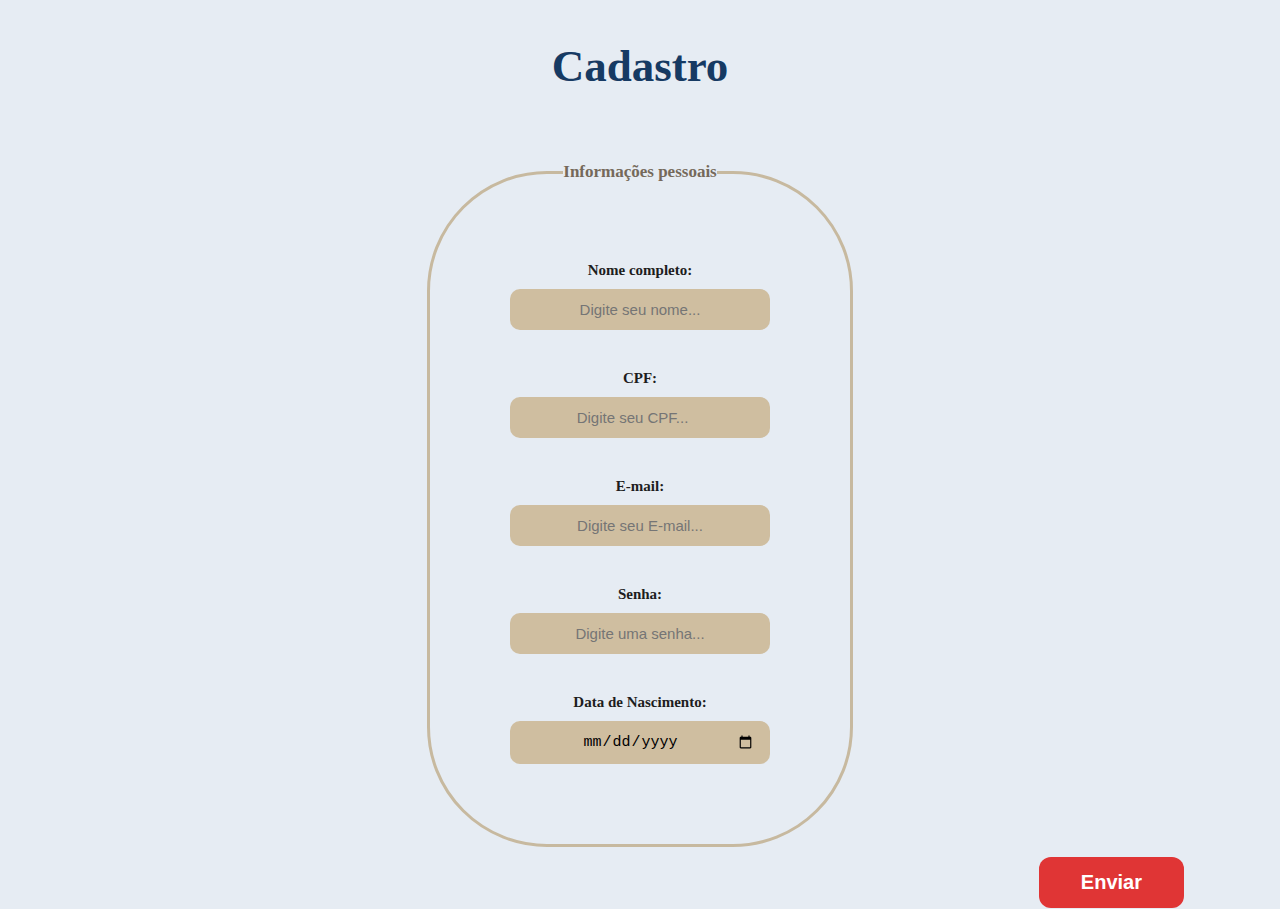
<file: Fran-a-Trabalho/index.html>
<!DOCTYPE html>
<html lang="pt-br">
<head>
    <meta charset="UTF-8">
    <meta name="viewport" content="width=device-width, initial-scale=1.0">
    <title>Cadastro</title>
    <link rel="preconnect" href="https://fonts.googleapis.com">
<link rel="preconnect" href="https://fonts.gstatic.com" crossorigin>
<link href="https://fonts.googleapis.com/css2?family=Playfair+Display:ital,wght@0,400..900;1,400..900&display=swap" rel="stylesheet">
<link rel="stylesheet" href="style.css">

</head>
<body>
    <div id="page">
       
        <h1 class="titulocadastro">Cadastro</h1>
  
    
    
       
           <main class="logincadastro">
            <form >
                <fieldset class="envolta">
                    <legend class="legenda">Informações pessoais</legend>
    
                    <div>
                        <label for="nome">Nome completo:</label>
                        <input type="text" placeholder="Digite seu nome..." id="nome" required minlength="6" maxlength="20">
                    </div>
    
                    <div>
                        <label for="CPF">CPF:</label>
                        <input type="number" placeholder="Digite seu CPF..." id="CPF" required min="10000000000">
                    </div>
    
                    <div>
                        <label for="email">E-mail:</label>
                        <input type="email" placeholder="Digite seu E-mail..." id="email" required>
                    </div>
    
                    <div>
                        <label for="senha">Senha:</label>
                        <input type="password" placeholder="Digite uma senha..." id="senha">
                    </div>
    
                   
    
                    <div>
                        <label for="data">Data de Nascimento:</label>
                        <input type="date" id="data" max="2007-10-22">
                    </div>
                </fieldset>

            </form>
            <nav class="menu">
                <a href="login.html"><button>Enviar</button></a>
            </nav>
           </main>

</body>
</html>
</file>
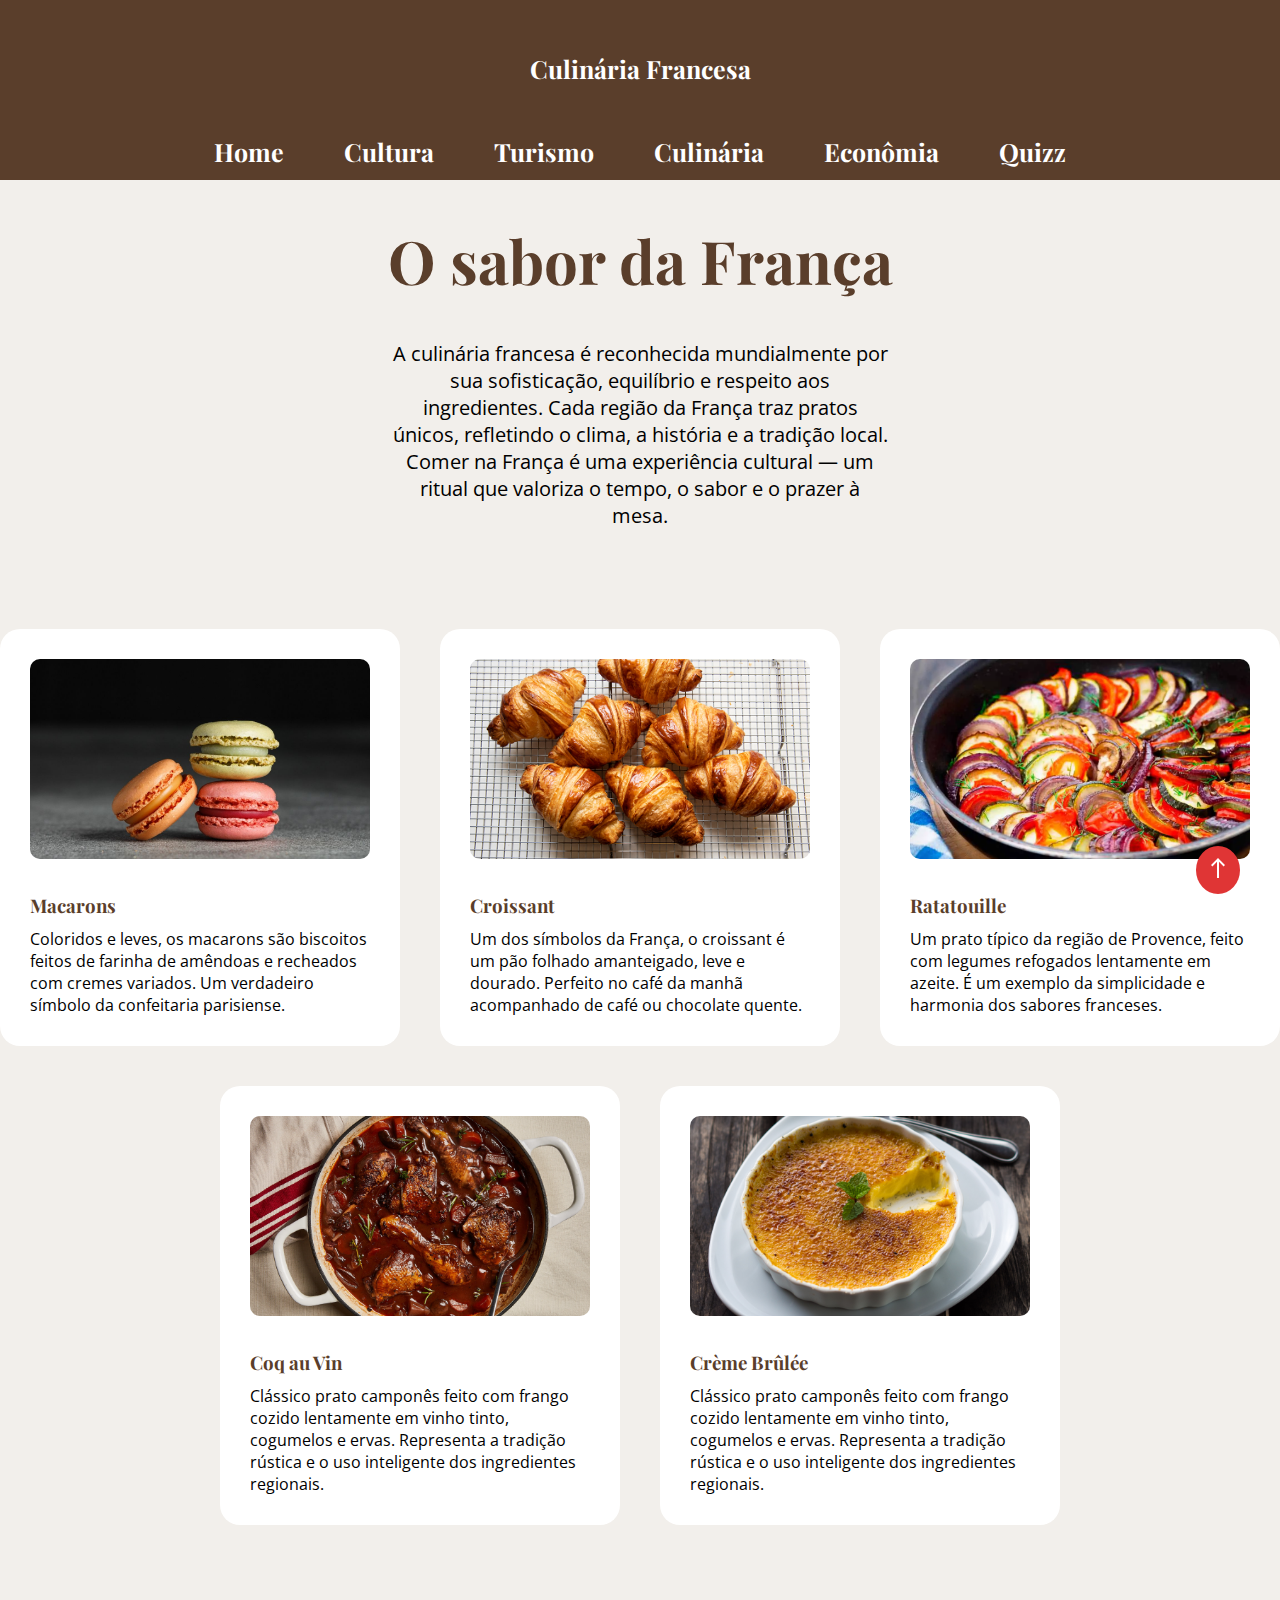
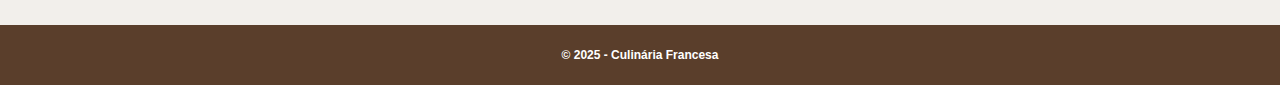
<file: Fran-a-Trabalho/culinaria.html>
<!DOCTYPE html>
<html lang="pt-br">

<head>
    <meta charset="UTF-8">
    <meta name="viewport" content="width=device-width, initial-scale=1.0">
    <title>Culinária</title>
    <link rel="preconnect" href="https://fonts.googleapis.com">
<link rel="preconnect" href="https://fonts.gstatic.com" crossorigin>
<link href="https://fonts.googleapis.com/css2?family=Open+Sans:ital,wght@0,300..800;1,300..800&family=Playfair+Display:ital,wght@0,400..900;1,400..900&display=swap" rel="stylesheet">
    <link rel="stylesheet" href="style.css">
</head>
<body>

    <header class="marrom">
        <div class="header-container">
            <h1>Culinária Francesa</h1>
            <nav>
                <ul>
                    <li><a href="home.html">Home</a></li>
                    <li><a href="cultura.html">Cultura</a></li>
                    <li><a href="turismo.html">Turismo</a></li>
                    <li><a href="culinaria.html">Culinária</a></li>
                    <li><a href="economia.html">Econômia</a></li>
                    <li><a href="quizz.html">Quizz</a></li>
                </ul>
            </nav>
        </div>
    </header>

    <main class="ajeitar-marrom">
        <section class="culinaria">
            <div class="sabor">
                <h2>O sabor da França</h2>
                <p>A culinária francesa é reconhecida mundialmente por sua sofisticação, equilíbrio e respeito aos
                    ingredientes. Cada região da França traz pratos únicos, refletindo o clima, a história e a tradição
                    local. Comer na França é uma experiência cultural — um ritual que valoriza o tempo, o sabor e o
                    prazer à mesa.</p>
            </div>

            <div class="cards">
                <div class="card">
                    <img src="./assets/macaron.jpg" alt="macarron">
                    <h3>Macarons</h3>
                    <p>Coloridos e leves, os macarons são biscoitos feitos de farinha de amêndoas e recheados com cremes
                        variados. Um verdadeiro símbolo da confeitaria parisiense.</p>
                </div>

                <div class="card">
                    <img src="./assets/crossaint.png" alt="crossaint">
                    <h3>Croissant</h3>
                    <p>Um dos símbolos da França, o croissant é um pão folhado amanteigado, leve e dourado. Perfeito no
                        café da manhã acompanhado de café ou chocolate quente.</p>
                </div>
                <div class="card">
                    <img src="./assets/Ratatouille.png" alt="Ratatouille">
                    <h3>Ratatouille</h3>
                    <p>Um prato típico da região de Provence, feito com legumes refogados lentamente em azeite. É um
                        exemplo da simplicidade e harmonia dos sabores franceses.</p>
                </div>
                <div class="card">
                    <img src="./assets/coq.png" alt="coq au vin">
                    <h3> Coq au Vin
                    </h3>
                    <p>Clássico prato camponês feito com frango cozido lentamente em vinho tinto, cogumelos e ervas.
                        Representa a tradição rústica e o uso inteligente dos ingredientes regionais.</p>
                </div>
                <div class="card">
                    <img src="./assets/creme.png" alt="creme brulee">
                    <h3>Crème Brûlée
                    </h3>
                    <p>Clássico prato camponês feito com frango cozido lentamente em vinho tinto, cogumelos e ervas.
                        Representa a tradição rústica e o uso inteligente dos ingredientes regionais.</p>
                </div>
            </div>
        </section>
    </main>
    <footer class="footer-marrom">
        © 2025 - Culinária Francesa
    </footer>
    <a href="" class="arrow">
        <svg xmlns="http://www.w3.org/2000/svg" height="24px" viewBox="0 -960 960 960" width="24px" fill="#fff">
            <path d="M440-80v-647L256-544l-56-56 280-280 280 280-56 57-184-184v647h-80Z" />
        </svg>
    </a>

</body>

</html>
</file>
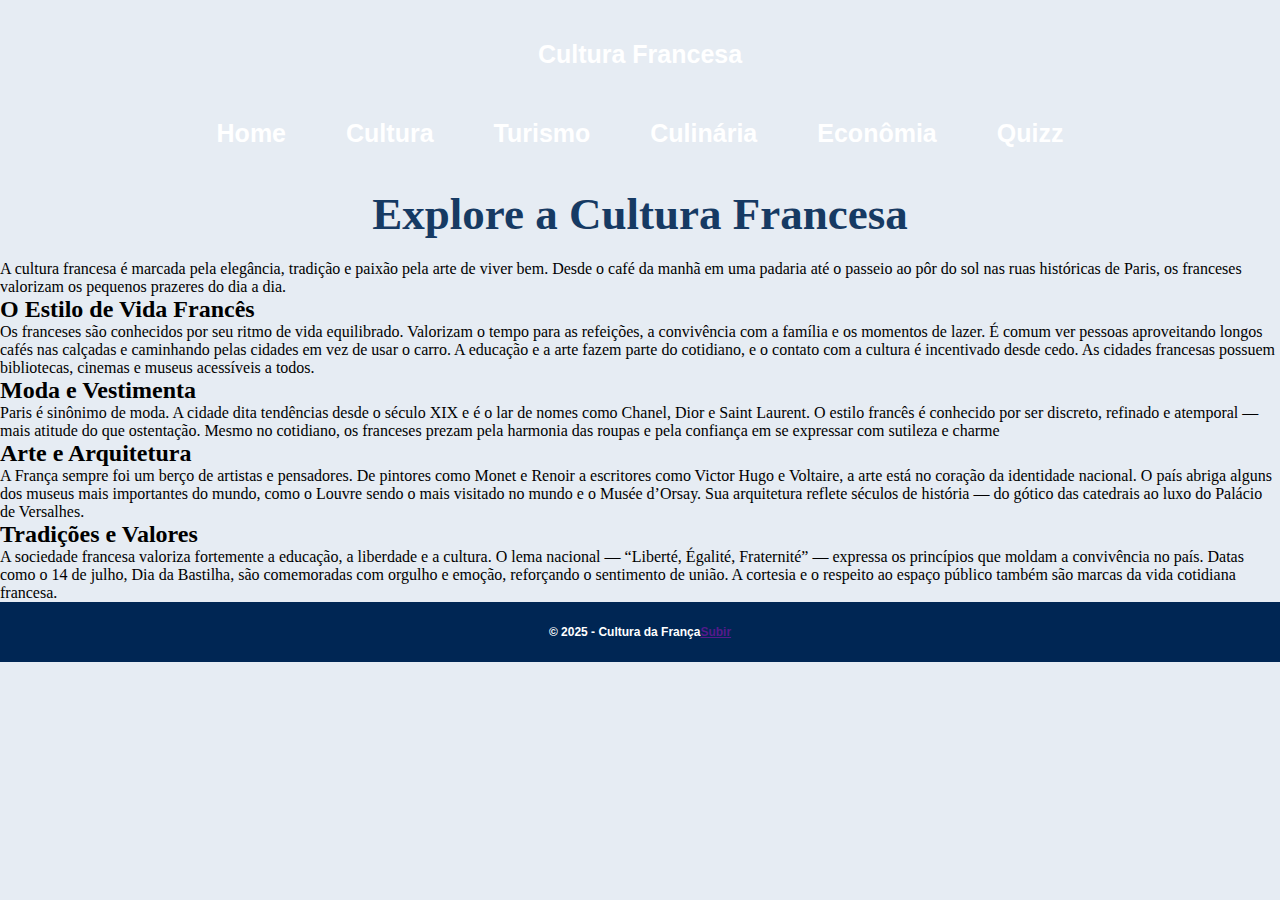
<file: Fran-a-Trabalho/cultura.html>
<!DOCTYPE html>
<html lang="pt-br">
<head>
    <meta charset="UTF-8">
    <meta name="viewport" content="width=device-width, initial-scale=1.0">
    <title>Document</title>
    <link rel="stylesheet" href="style.css">
</head>
<body>
  <header>
        <div class="header-container">
            <h1>Cultura Francesa</h1>
            <nav>
                <ul>
                    <li><a href="home.html">Home</a></li>
                    <li><a href="cultura.html">Cultura</a></li>
                    <li><a href="turismo.html">Turismo</a></li>
                    <li><a href="culinaria.html">Culinária</a></li>
                    <li><a href="economia.html">Econômia</a></li>
                    <li><a href="quizz.html">Quizz</a></li>
                </ul>
            </nav>
        </div>
</header>

    <section>
<h1>Explore a Cultura Francesa</h1>

<p> A cultura francesa é marcada pela elegância, tradição e paixão pela arte de viver bem. Desde o café da manhã em uma padaria até o passeio ao pôr do sol nas ruas históricas de Paris, os franceses valorizam os pequenos prazeres do dia a dia.</p>

<div>
    <h2>O Estilo de Vida Francês</h2>
    <p>Os franceses são conhecidos por seu ritmo de vida equilibrado. Valorizam o tempo para as refeições, a convivência com a família e os momentos de lazer. É comum ver pessoas aproveitando longos cafés nas calçadas e caminhando pelas cidades em vez de usar o carro.

        A educação e a arte fazem parte do cotidiano, e o contato com a cultura é incentivado desde cedo. As cidades francesas possuem bibliotecas, cinemas e museus acessíveis a todos.</p>
</div>

<div>
    <h2>Moda e Vestimenta</h2>
    <p>
        Paris é sinônimo de moda. A cidade dita tendências desde o século XIX e é o lar de nomes como Chanel, Dior e Saint Laurent. O estilo francês é conhecido por ser discreto, refinado e atemporal — mais atitude do que ostentação. Mesmo no cotidiano, os franceses prezam pela harmonia das roupas e pela confiança em se expressar com sutileza e charme 
    </p>
</div>

<div>
    <h2>Arte e Arquitetura</h2>
    <p>
        A França sempre foi um berço de artistas e pensadores. De pintores como Monet e Renoir a escritores como Victor Hugo e Voltaire, a arte está no coração da identidade nacional. O país abriga alguns dos museus mais importantes do mundo, como o Louvre sendo o mais visitado no mundo e o Musée d’Orsay. Sua arquitetura reflete séculos de história — do gótico das catedrais ao luxo do Palácio de Versalhes.
    </p>
</div>

<div>
    <h2>Tradições e Valores</h2>
    <p>A sociedade francesa valoriza fortemente a educação, a liberdade e a cultura. O lema nacional — “Liberté, Égalité, Fraternité” — expressa os princípios que moldam a convivência no país. Datas como o 14 de julho, Dia da Bastilha, são comemoradas com orgulho e emoção, reforçando o sentimento de união. A cortesia e o respeito ao espaço público também são marcas da vida cotidiana francesa.</p>
</div>
    </section>
    <footer>
        © 2025 - Cultura da França
            <a href="">Subir</a>
    </footer>


</body>
</html>
</file>
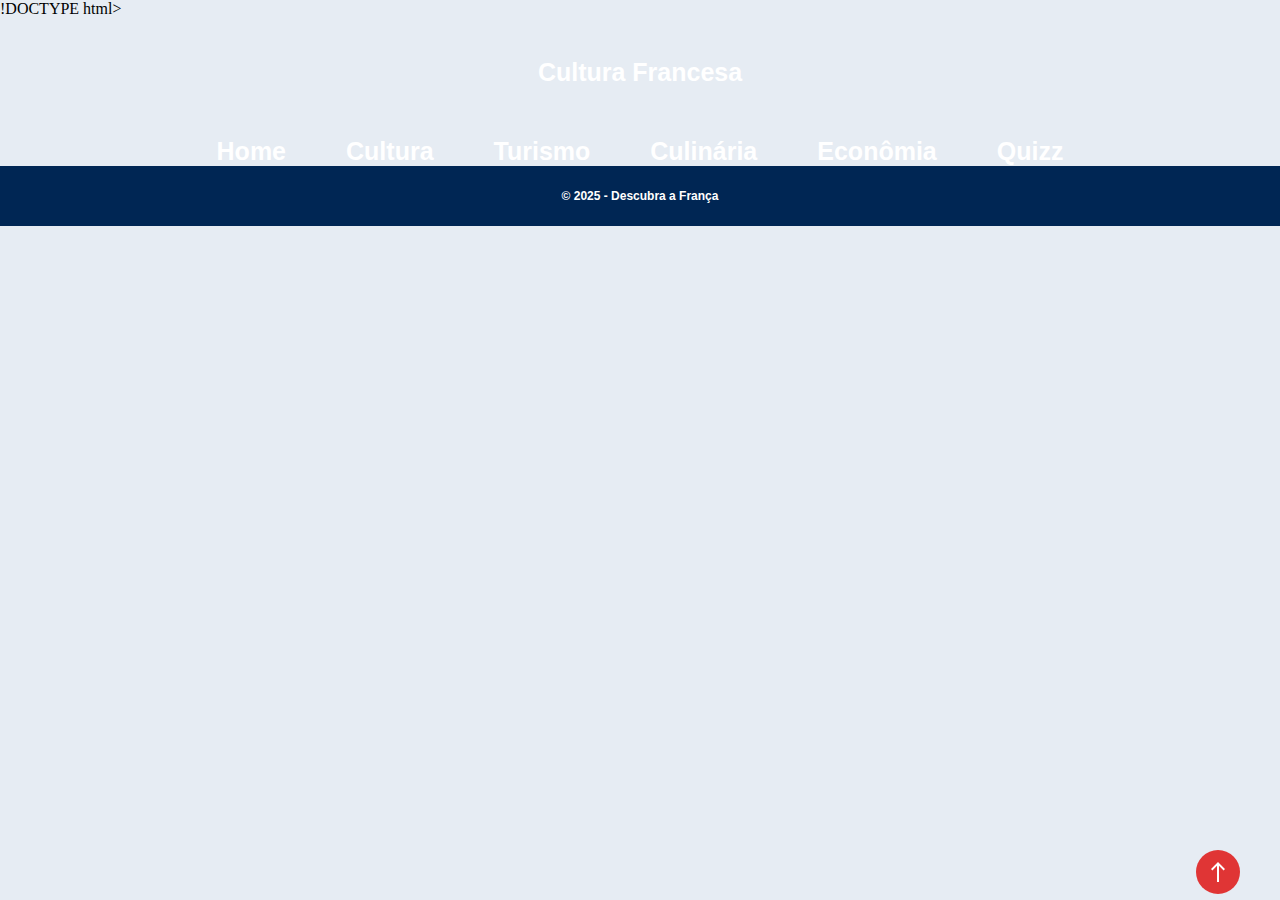
<file: Fran-a-Trabalho/economia.html>
!DOCTYPE html>
<html lang="pt-br">
<head>
    <meta charset="UTF-8">
    <meta name="viewport" content="width=device-width, initial-scale=1.0">
    <title>Economia</title>
    <link rel="stylesheet" href="style.css">
</head>
<body>
  <header>
        <div class="header-container">
            <h1>Cultura Francesa</h1>
            <nav>
                <ul>
                    <li><a href="home.html">Home</a></li>
                    <li><a href="cultura.html">Cultura</a></li>
                    <li><a href="turismo.html">Turismo</a></li>
                    <li><a href="culinaria.html">Culinária</a></li>
                    <li><a href="economia.html">Econômia</a></li>
                    <li><a href="quizz.html">Quizz</a></li>
                </ul>
            </nav>
        </div>
</header>

    <main>
        
    </main>
     <footer class="">
                © 2025 - Descubra a França
              
            </footer>
        <a href="" class="arrow">
<svg xmlns="http://www.w3.org/2000/svg" height="24px" viewBox="0 -960 960 960" width="24px" fill="#fff"><path d="M440-80v-647L256-544l-56-56 280-280 280 280-56 57-184-184v647h-80Z"/></svg>
   </a>

</body>
</html>
</file>
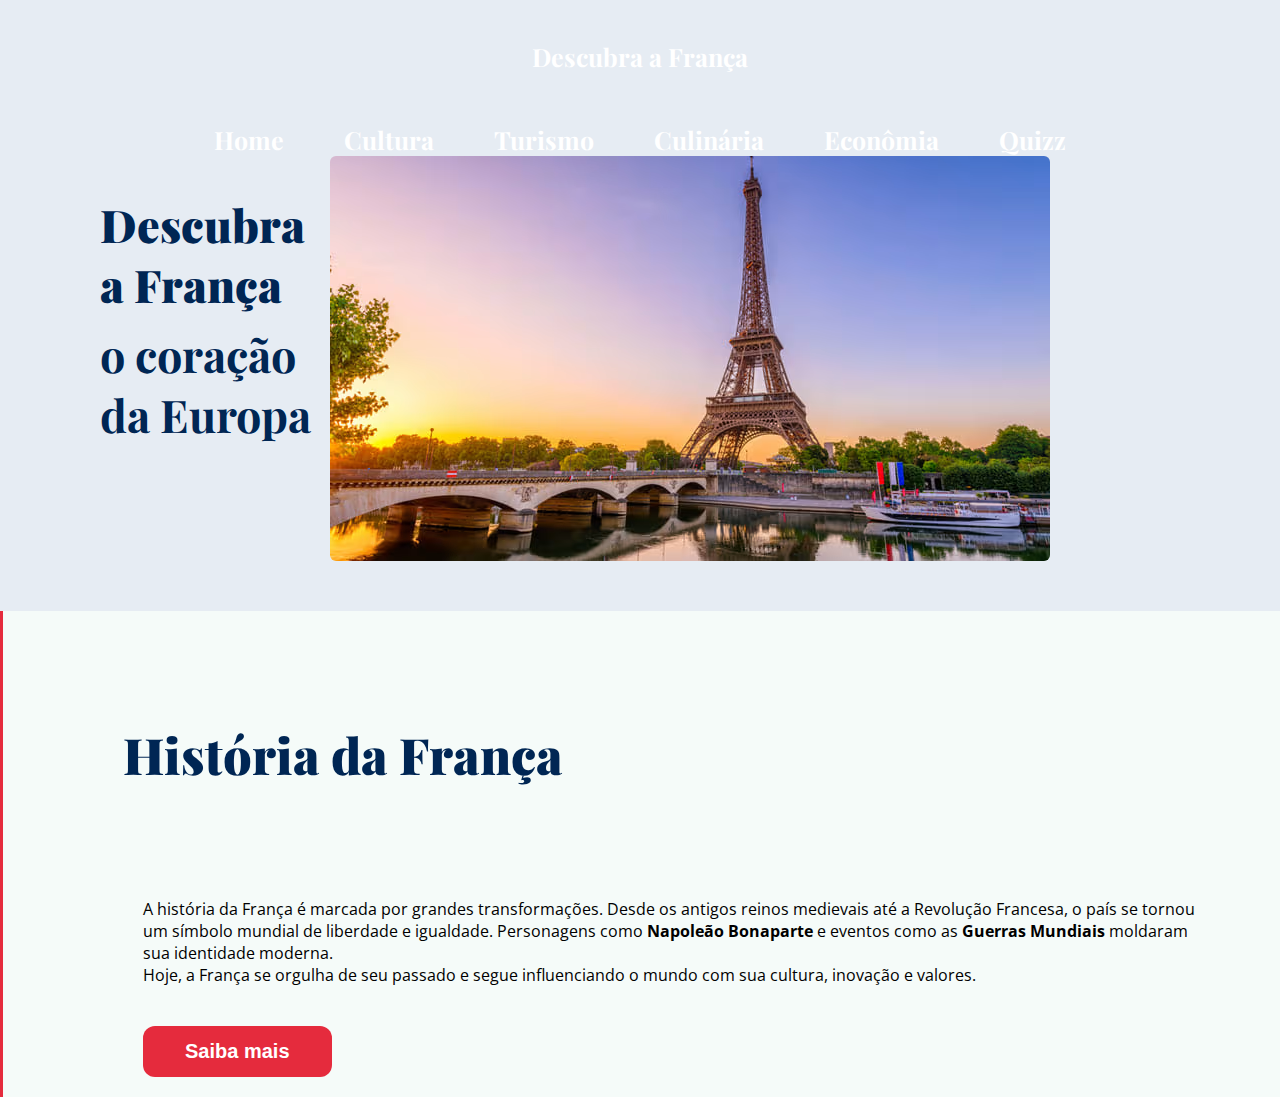
<file: Fran-a-Trabalho/home.html>
<!DOCTYPE html>
<html lang="pt-br">

<head>
    <meta charset="UTF-8">
    <meta name="viewport" content="width=device-width, initial-scale=1.0">
    <title>Descubra a França</title>
    <link rel="stylesheet" href="style.css">
    <link rel="preconnect" href="https://fonts.googleapis.com">
    <link rel="preconnect" href="https://fonts.gstatic.com" crossorigin>
    <link href="https://fonts.googleapis.com/css2?family=Playfair+Display:ital,wght@0,400..900;1,400..900&display=swap" rel="stylesheet">
    <link rel="preconnect" href="https://fonts.googleapis.com">
    <link rel="preconnect" href="https://fonts.gstatic.com" crossorigin>
    <link href="https://fonts.googleapis.com/css2?family=Open+Sans:ital,wght@0,300..800;1,300..800&family=Playfair+Display:ital,wght@0,400..900;1,400..900&display=swap" rel="stylesheet">
</head>

<body>
    <header>
        <div class="header-container">
            <h1 class="titulohome">Descubra a França</h1>

            <nav>
                <ul>
                    <li><a href="home.html">Home</a></li>
                    <li><a href="cultura.html">Cultura</a></li>
                    <li><a href="turismo.html">Turismo</a></li>
                    <li><a href="culinaria.html">Culinária</a></li>
                    <li><a href="economia.html">Econômia</a></li>
                    <li><a href="quizz.html">Quizz</a></li>
                </ul>
            </nav>
        </div>
    </header>
    <main>
       <section class="torre">
         <img src="./assets/torre.png" alt=" foto da Torre Eiffel">
        <div class="entrar">
            <h2><strong>Descubra a França</strong></h2>
            <h2>o coração da Europa</h2>
        </div>
       </section>
    
        <section class="historia">
            <h2><strong>História da França</strong></h2>
            <p>A história da França é marcada por grandes transformações. Desde os antigos reinos medievais até a Revolução Francesa, o país se tornou um símbolo mundial de liberdade e igualdade. Personagens como <strong>Napoleão Bonaparte</strong> e eventos como as <strong>Guerras Mundiais</strong> moldaram sua identidade moderna.
            </p>
            <p>
                Hoje, a França se orgulha de seu passado e segue influenciando o mundo com sua cultura, inovação e valores.
            </p>
            <nav >
                <a href="cultura.html"><button>Saiba mais</button></a>
            </nav>
        </section>
    </main>
</body>

</html>
</file>
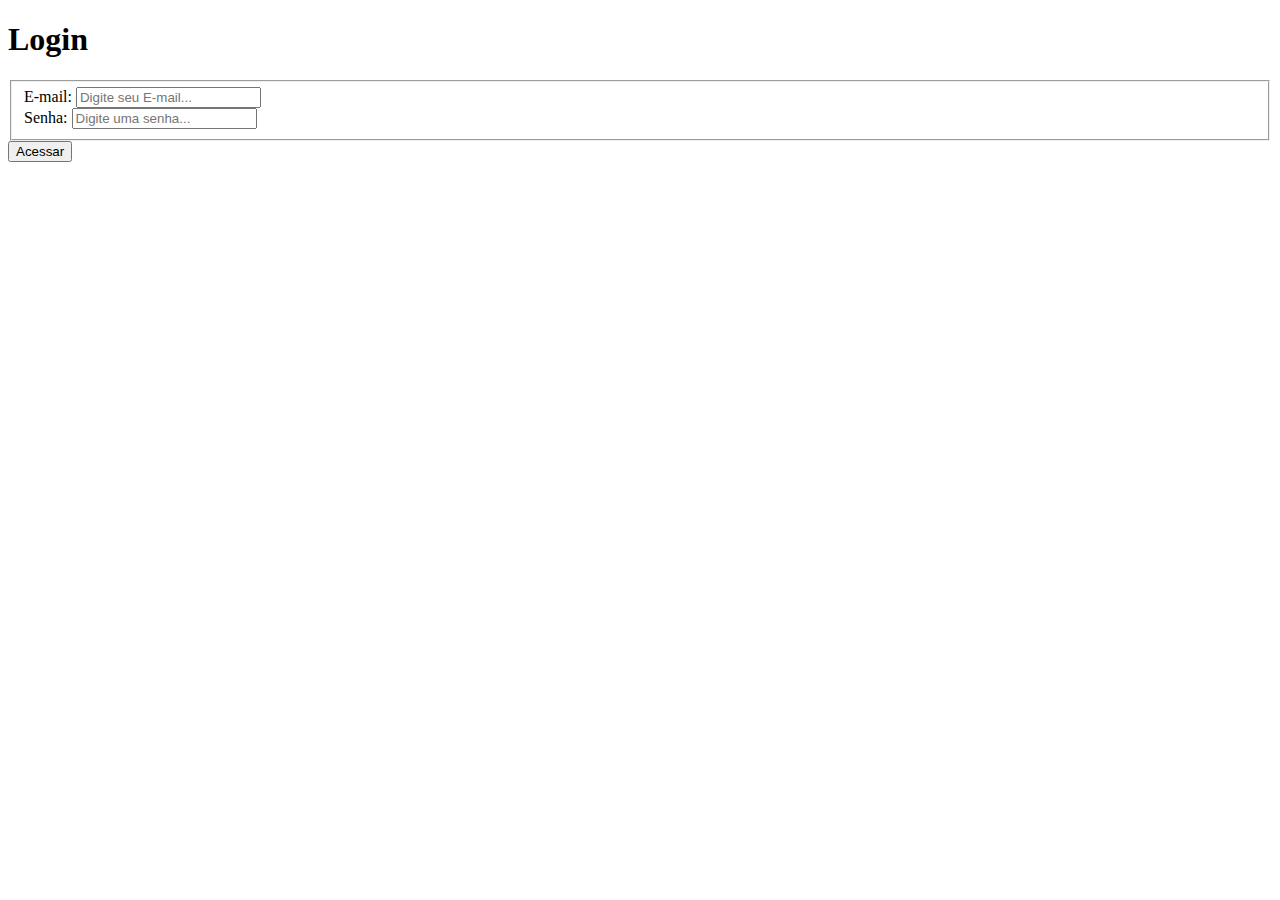
<file: Fran-a-Trabalho/login.html>
<!DOCTYPE html>
<html lang="pt-br">
<head>
    <meta charset="UTF-8">
    <meta name="viewport" content="width=device-width, initial-scale=1.0">
    <title>Login</title>
</head>
<body>
    <header>
        <h1>Login</h1>
    </header>
    <main>
        <form >
            <fieldset>
                

                <div>
                    <label for="email">E-mail:</label>
                    <input type="email" placeholder="Digite seu E-mail..." id="email" required>
                </div>

                <div>
                    <label for="senha">Senha:</label>
                    <input type="password" placeholder="Digite uma senha..." id="senha">
                </div>

            </fieldset>

          
          

            <button>Acessar</button>
        </form>
       </main>
</body>
</html>
</file>
<file: Fran-a-Trabalho/style.css>
* {
    margin: 0;
    padding: 0;
    box-sizing: border-box;
}

:root {
    font-size: 62.5%;
}

body {
    font-size: 1.6rem;
    background: #e6ecf3;
}

.header-container li:hover {
    transform: scale(1.1);
    transition: 0.4s;
}

.logincadastro,
.loginmain {
    display: flex;
    flex-direction: column;
    align-items: center;
    margin-top: 7rem;
}

.envolta {
    width: 85%;
    max-width: 110rem;
    min-height: 52rem;
    border: 0.3rem solid #c7b99f;
    border-radius: 12rem;
    padding: 8rem;
    display: flex;
    flex-direction: column;
    align-items: center;
    gap: 4rem;
}

.legenda {
    text-align: center;
    font-size: 1.7rem;
    color: #75695a;
    font-weight: bold;
}

.envolta div {
    display: flex;
    flex-direction: column;
    align-items: center;
    gap: 1rem;
}

label {
    color: #1d1d1d;
    font-size: 1.5rem;
    font-weight: bold;
}

input {
    width: 26rem;
    padding: 1.2rem 1.5rem;
    background: #cfbea0;
    border: none;
    border-radius: 1rem;
    font-size: 1.5rem;
    outline: none;
    text-align: center;
}

h1,
.titulocadastro,
.titulologin {
    text-align: center;
    font-size: 4.5rem;
    color: #163a63;
    font-weight: 700;
    margin: 4rem 0 2rem 0;
}

.menu {
    width: 85%;
    max-width: 110rem;
    display: flex;
    justify-content: flex-end;
    margin-top: 1rem;
}

.menu button {
    background: #e03535;
    color: white;
    border: none;
    padding: 1.4rem 4.2rem;
    font-size: 2rem;
    font-weight: bold;
    border-radius: 1.2rem;
    cursor: pointer;
    transition: 0.2s;
}

.menu button:hover {
    background: #c62828;
}

.azul {
    background: #002654;
    height: 18rem;
    display: flex;
    align-items: center;
    justify-content: center;
    position: fixed;
    width: 100%;
    z-index: 10;
    font-family: "Playfair Display", sans-serif;
}

.ajeitar {
    padding-top: 20rem;
}

.header-container {
    max-width: 1220px;
    margin-inline: auto;
    width: 100%;
    display: flex;
    flex-direction: column;
    align-items: center;
    gap: 3rem;
}

.header-container h1 {
    color: #fff;
    font-family: "Playfair Display", sans-serif;
    font-size: 2.5rem;
}

.header-container ul {
    list-style: none;
    display: flex;
    gap: 6rem;
    font-family: "Playfair Display", sans-serif;
}

.header-container a {
    color: #fff;
    text-decoration: none;
    font-weight: 700;
    font-size: 2.5rem;
}

.header-container li:hover {
    transform: scale(1.1);
    transition: 0.4s;
}

.torre {
    display: flex;
    align-items: center;
    justify-content: center;
    margin-left: 33rem;
}

.torre img {
    border-radius: 0.6rem;
    width: 110rem;
}

.entrar {
    position: relative;
    right: 95rem;
    bottom: 4rem;
    font-family: "Playfair Display", sans-serif;
    color: #002654;
    font-size: 3rem;
    display: flex;
    flex-direction: column; 
    gap: 1rem;   
}

.historia h2 {
    font-family: "Playfair Display", sans-serif;
    color: #002654;
    padding: 11rem 12rem;
    font-size: 5rem;
}

.historia p {
    font-family: "Open Sans", sans-serif;
    padding-left: 14rem;
    max-width: 120rem;
}

.historia {
    background: #f5fbf9;
    margin-top: 5rem;
    border-left: #e52b3d solid;
}

.historia button {
    background: #e52b3d;
    color: white;
    border: none;
    padding: 1.4rem 4.2rem;
    font-size: 2rem;
    font-weight: bold;
    border-radius: 1.2rem;
    cursor: pointer;
    transition: 0.2s;
    position: relative;
    margin-top: 4rem;
    left: 14rem;
    margin-bottom: 2rem;
}

.historia button:hover {
    background: #c62828;
}

.bandeira h2 {
    font-family: "Playfair Display", sans-serif;
    color: #002654;
    padding: 3rem 10rem;
    font-size: 5rem;
}

.bandeira p,
.bandeira ul,
.bandeira li {
    font-family: "Open Sans", sans-serif;
    padding: 3rem 4.5rem;
}

.bandeira p {
    max-width: 70rem;
}

.esquerda img {
    border-radius: 0.6rem;
    width: 100%;
    max-width: 30rem;
    height: auto;
    position: relative;
    left: 16rem;
}

.bandeira {
    padding: 3rem 8rem;
    display: flex;
    justify-content: space-evenly;
    align-items: center;
    width: 100%;
    background: #f2efeb;
}

.direita img {
    border-radius: 0.6rem;
    width: 100%;
    max-width: 40rem;
    height: auto;
    position: relative;
    left: 16rem;
}

.direita h2 {
    position: relative;
    bottom: 11.5rem;
}

.direita p {
    position: relative;
    bottom: 5rem;
}

footer {
    background-color: #002654;
    color: #fff;
    padding: 1rem 10rem;
    display: flex;
    justify-content: center;
    align-items: center;
    width: 100%;
    height: 6rem;
    font-family: Arial, Helvetica, sans-serif;
    font-size: 1.2rem;
    font-weight: bold;
}

.arrow {
    position: fixed;
    right: 4rem;
    bottom: 0.6rem;
    background-color: #e03535;
    padding: 1rem;
    border-radius: 50%;
    z-index: 9999;
}

.marrom {
    background: #5a3e2b;
    height: 18rem;
    display: flex;
    align-items: center;
    justify-content: center;
    position: fixed;
    width: 100%;
    z-index: 10;
    font-family: "Playfair Display", sans-serif;
}

.culinaria h3,
.culinaria h2 {
    color: #5a3e2b;
    font-family: "Playfair Display", sans-serif;
    font-weight: 700;
}

.culinaria p {
    font-family: "Open Sans", sans-serif;
}

.culinaria {
    background: #f2efeb;
}

.ajeitar-marrom {
    padding-top: 18rem;
}

.culinaria h2 {
    padding-top: 4rem;
    text-align: center;
    font-size: 6rem;
    padding-bottom: 3rem;
}

.sabor p {
    width: 50rem;
    margin: 0 auto;
    text-align: center;
    font-size: 2rem;
    margin-top: 1rem;
    margin-bottom: 10rem;
}

.cards {
    max-width: 1340px;
    margin: 0 auto;
    display: flex;
    flex-wrap: wrap;
    justify-content: center;
    gap: 4rem;
}


.card {
    background: #fff;
    width: fit-content;
    padding: 3rem;
    border-radius: 2rem;
}

.card img {
    max-width: 34rem;
    margin-bottom: 3rem;
    border-radius: 1rem;
    height: 20rem;
    width: 100%;
    object-fit: cover;
}

.card h3 {
    margin-bottom: 1rem;
}

.card p {
    max-width: 34rem;
}


.ajeitar-marrom section {
    padding-bottom: 10rem;
}

.footer-marrom {
    background-color: #5a3e2b;
    color: #fff;
    padding: 1rem 10rem;
    display: flex;
    justify-content: center;
    align-items: center;
    width: 100%;
    height: 6rem;
    font-family: Arial, Helvetica, sans-serif;
    font-size: 1.2rem;
    font-weight: bold;
}





.arte-sec{
    background: #d9d9d9;
    padding: 4rem 5%;
    display: flex;
    justify-content: center;
}

.conteudo-arte {
    display: flex;
    align-items: center;
    flex-wrap: wrap;
    gap: 25rem;
    width: 100%;
    max-width: 120rem;
}

.arte-sec h2 {
    font-family: "Playfair Display", sans-serif;
    color: #002654;
    margin-bottom: 1.5rem;
    margin-left: 1rem;
}

.arte-sec p {
    font-family: "Open Sans", sans-serif;
    line-height: 2.6rem;
    max-width: 46rem;
}

.conteudo-arte img {
    width: 40%;
    min-width: 260px;
    border-radius: 0.6rem;
}

.arte-cinza{
    background-color: #f2efeb;

}

.arte-cinza{
    padding: 4rem 5%;
    display: flex;
    justify-content: center
}

.arte-cinza h2{
    font-family: "Playfair Display", sans-serif;
    color: #002654;
    margin-bottom: 1.5rem;
    margin-left: 1rem;  
}

.arte-cinza h2 {
    font-family: "Open Sans", sans-serif;
    line-height: 2.6rem;
    max-width: 46rem;
}

.arte-cinza p{
      font-family: "Open Sans", sans-serif;
    line-height: 2.6rem;
    max-width: 46rem;
}

.explore h2{
    text-align: center;
    color: #002654;
    font-size: 5rem;
    margin-bottom: 2rem;
    margin-top: 3rem;
}

.explore p{
    text-align: center;
    margin-left: 70rem;
    font-family: "Open Sans", sans-serif;
    line-height: 2.6rem;
    max-width: 46rem;
    padding-bottom: 3rem;
}

.explore-eco h2{
    text-align: center;
    color: #d4af37;
    font-size: 5rem;
    margin-bottom: 2rem;
    margin-top: 3rem;
}

.explore-eco p{
    text-align: center;
    margin-left: 73rem;
    font-family: "Open Sans", sans-serif;
    line-height: 2.6rem;
    max-width: 46rem;
    padding-bottom: 3rem;
}

.explore-eco h2,
.arte-sec h2,
.arte-cinza h2,
.eco {
color: #d4af37;
}


.quiz-franca {
    width: 100%;
    max-width: 100rem;
    margin: 0 auto;
    margin-top: 5rem;
    padding: 2rem 4rem;
    display: flex;
    flex-direction: column;
    gap: 3rem;
}

.quiz-franca .bloco {
    background: #fff;
    padding: 2rem 3rem;
    border-radius: 1rem;
    box-shadow: 0 0 10px rgba(0,0,0,0.08);
}

.quiz-franca h3 {
    color: #e03535;               /* Títulos vermelhos igual à imagem */
    font-family: "Playfair Display", sans-serif;
    font-size: 2.2rem;
    margin-bottom: 1.5rem;
}

.quiz-franca label {
    display: flex;
    align-items: center;
    gap: .7rem;
    font-family: "Open Sans", sans-serif;
    font-size: 1.7rem;
    margin-bottom: .7rem;
    cursor: pointer;
}

.quiz-franca input[type="radio"] {
    transform: scale(1.3);
    accent-color: #002654;       
}

.enviar-quiz {
    background: #e03535;
    color: white;
    border: none;
    padding: 1.4rem 4.2rem;
    font-size: 2rem;
    font-weight: bold;
    border-radius: 1.2rem;
    cursor: pointer;
    width: fit-content;
    margin: 2rem auto;
    transition: 0.2s;
}

.enviar-quiz:hover {
    background: #c62828;
}
</file>
